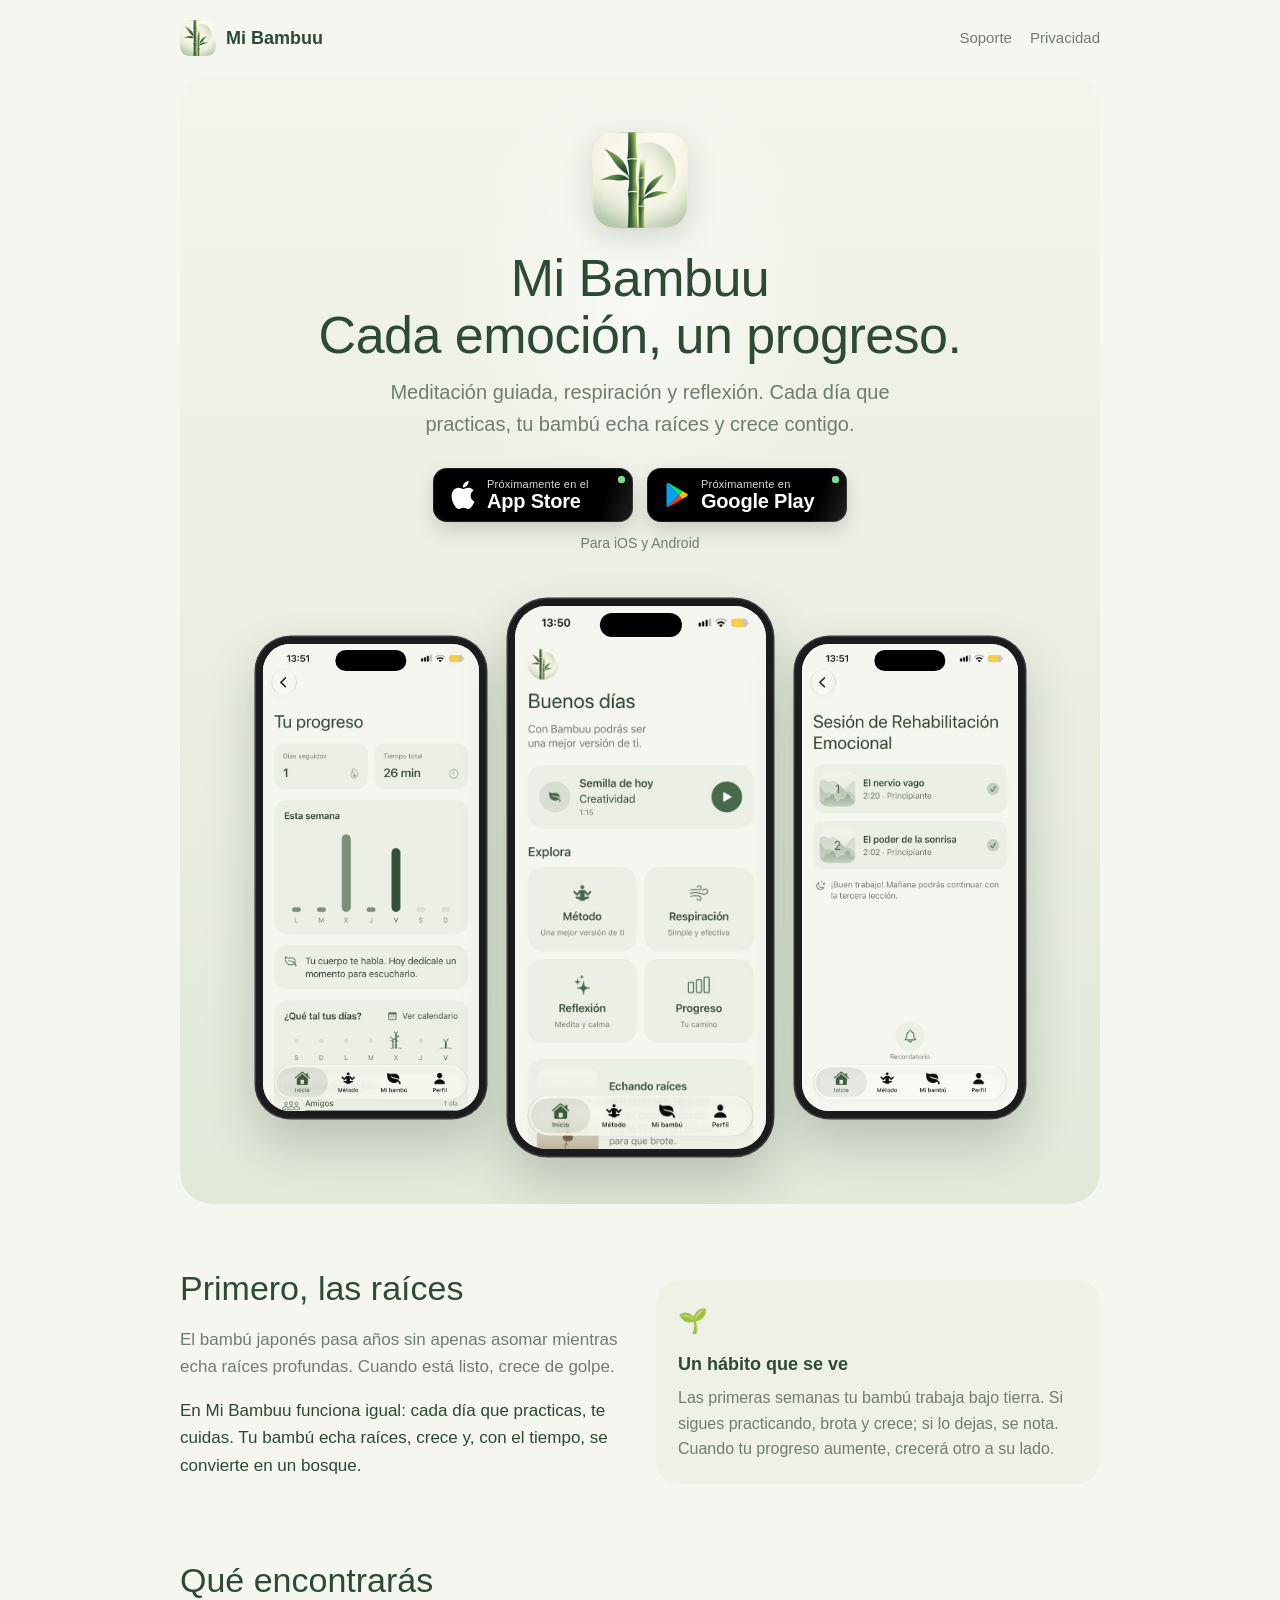
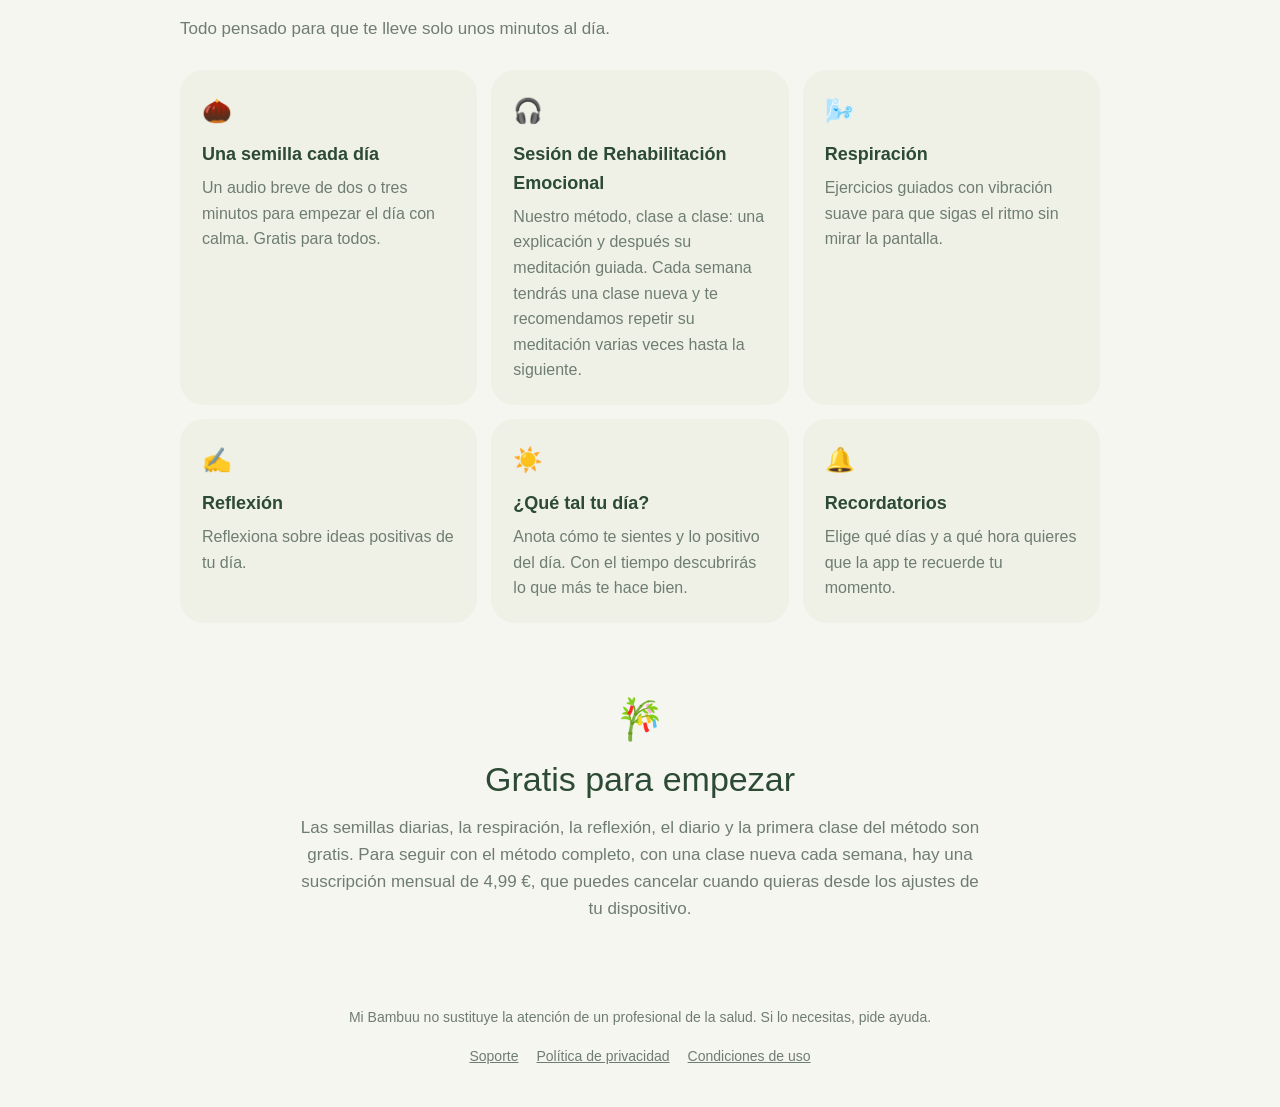
<file: index.html>
<!DOCTYPE html>
<html lang="es">
<head>
  <meta charset="utf-8">
  <meta name="viewport" content="width=device-width, initial-scale=1">
  <title>Mi Bambuu · Cada emoción, un progreso</title>
  <meta name="description" content="Mi Bambuu es una app de meditación y bienestar emocional. Cada día que practicas, tu bambú echa raíces y crece contigo.">
  <meta property="og:title" content="Mi Bambuu">
  <meta property="og:description" content="Cada emoción, un progreso. Meditación guiada, respiración y un bambú que crece contigo.">
  <meta property="og:image" content="assets/icono.png">
  <meta name="theme-color" content="#F6F6F0" media="(prefers-color-scheme: light)">
  <meta name="theme-color" content="#111713" media="(prefers-color-scheme: dark)">
  <link rel="icon" href="assets/favicon.png">
  <link rel="apple-touch-icon" href="assets/apple-touch-icon.png">
  <link rel="stylesheet" href="assets/estilo.css?v=7">
</head>
<body>
  <header class="cabecera">
    <div class="contenedor">
      <a class="marca" href="./"><img src="assets/icono.png" alt=""><span>Mi Bambuu</span></a>
      <nav class="menu">
        <a href="soporte.html">Soporte</a>
        <a href="privacidad.html">Privacidad</a>
      </nav>
    </div>
  </header>

  <main class="contenedor">
    <div class="portada">
      <div class="brillo" aria-hidden="true"></div>
      <img class="icono entrada" src="assets/icono.png" alt="Icono de Mi Bambuu">
      <h1 class="entrada" style="--retraso: .15s">Mi Bambuu<br>Cada emoción, un progreso.</h1>
      <p class="lema entrada" style="--retraso: .3s">Meditación guiada, respiración y reflexión. Cada día que practicas, tu bambú echa raíces y crece contigo.</p>
      <div class="tiendas entrada" style="--retraso: .45s">
        <a class="tienda" aria-disabled="true" title="Muy pronto">
          <span class="pronto" aria-hidden="true"></span>
          <svg viewBox="0 0 24 24" width="28" height="28" aria-hidden="true"><path fill="currentColor" d="M12.152 6.896c-.948 0-2.415-1.078-3.96-1.04-2.04.027-3.91 1.183-4.961 3.014-2.117 3.675-.546 9.103 1.519 12.09 1.013 1.454 2.208 3.09 3.792 3.039 1.52-.065 2.09-.987 3.935-.987 1.831 0 2.35.987 3.96.948 1.637-.026 2.676-1.48 3.676-2.948 1.156-1.688 1.636-3.325 1.662-3.415-.039-.013-3.182-1.221-3.22-4.857-.026-3.04 2.48-4.494 2.597-4.559-1.429-2.09-3.623-2.324-4.39-2.376-2-.156-3.675 1.09-4.61 1.09zM15.53 3.83c.843-1.012 1.4-2.427 1.245-3.83-1.207.052-2.662.805-3.532 1.818-.78.896-1.454 2.338-1.273 3.714 1.338.104 2.715-.688 3.559-1.701"/></svg>
          <span class="tienda-texto"><small>Próximamente en el</small>App Store</span>
        </a>
        <a class="tienda" aria-disabled="true" title="Muy pronto">
          <span class="pronto" aria-hidden="true"></span>
          <svg viewBox="0 0 24 24" width="28" height="28" aria-hidden="true"><path fill="#00A0FF" d="M3.6 1.8 13.6 12 3.6 22.2c-.4-.2-.6-.6-.6-1.1V2.9c0-.5.2-.9.6-1.1z"/><path fill="#00E676" d="M3.6 1.8 13.6 12l3.2-3.2L5 2c-.5-.3-1-.4-1.4-.2z"/><path fill="#FF3D00" d="M3.6 22.2 13.6 12l3.2 3.2L5 22c-.5.3-1 .4-1.4.2z"/><path fill="#FFC400" d="m16.8 8.8 3.8 2.2c.8.5.8 1.5 0 2l-3.8 2.2-3.2-3.2z"/></svg>
          <span class="tienda-texto"><small>Próximamente en</small>Google Play</span>
        </a>
      </div>
      <p class="nota entrada" style="--retraso: .55s">Para iOS y Android</p>

      <div class="capturas entrada" style="--retraso: .6s">
        <figure class="iphone"><img src="assets/capturas/progreso.jpg" alt="Tu progreso: días seguidos, tiempo total y la semana" loading="lazy"><span class="isla" aria-hidden="true"></span></figure>
        <figure class="iphone"><img src="assets/capturas/inicio.jpg" alt="Inicio: la semilla de hoy y las secciones de la app"><span class="isla" aria-hidden="true"></span></figure>
        <figure class="iphone"><img src="assets/capturas/metodo.jpg" alt="Método: las lecciones de la Sesión de Rehabilitación Emocional" loading="lazy"><span class="isla" aria-hidden="true"></span></figure>
      </div>
    </div>

    <section class="raices" data-aparece>
      <div>
        <h2>Primero, las raíces</h2>
        <p>El bambú japonés pasa años sin apenas asomar mientras echa raíces profundas. Cuando está listo, crece de golpe.</p>
        <p class="destacado">En Mi Bambuu funciona igual: cada día que practicas, te cuidas. Tu bambú echa raíces, crece y, con el tiempo, se convierte en un bosque.</p>
      </div>
      <div class="tarjeta" data-aparece>
        <span class="simbolo anim-brote" aria-hidden="true">🌱</span>
        <h3>Un hábito que se ve</h3>
        <p>Las primeras semanas tu bambú trabaja bajo tierra. Si sigues practicando, brota y crece; si lo dejas, se nota. Cuando tu progreso aumente, crecerá otro a su lado.</p>
      </div>
    </section>

    <section>
      <h2 data-aparece>Qué encontrarás</h2>
      <p class="intro" data-aparece>Todo pensado para que te lleve solo unos minutos al día.</p>
      <div class="rejilla">
        <div class="tarjeta" data-aparece>
          <span class="simbolo anim-semilla" aria-hidden="true">🌰</span>
          <h3>Una semilla cada día</h3>
          <p>Un audio breve de dos o tres minutos para empezar el día con calma. Gratis para todos.</p>
        </div>
        <div class="tarjeta" data-aparece>
          <span class="simbolo anim-latido" aria-hidden="true">🎧</span>
          <h3>Sesión de Rehabilitación Emocional</h3>
          <p>Nuestro método, clase a clase: una explicación y después su meditación guiada. Cada semana tendrás una clase nueva y te recomendamos repetir su meditación varias veces hasta la siguiente.</p>
        </div>
        <div class="tarjeta" data-aparece>
          <span class="simbolo anim-viento" aria-hidden="true">🌬️</span>
          <h3>Respiración</h3>
          <p>Ejercicios guiados con vibración suave para que sigas el ritmo sin mirar la pantalla.</p>
        </div>
        <div class="tarjeta" data-aparece>
          <span class="simbolo anim-lapiz" aria-hidden="true">✍️</span>
          <h3>Reflexión</h3>
          <p>Reflexiona sobre ideas positivas de tu día.</p>
        </div>
        <div class="tarjeta" data-aparece>
          <span class="simbolo anim-sol" aria-hidden="true">☀️</span>
          <h3>¿Qué tal tu día?</h3>
          <p>Anota cómo te sientes y lo positivo del día. Con el tiempo descubrirás lo que más te hace bien.</p>
        </div>
        <div class="tarjeta" data-aparece>
          <span class="simbolo anim-campana" aria-hidden="true">🔔</span>
          <h3>Recordatorios</h3>
          <p>Elige qué días y a qué hora quieres que la app te recuerde tu momento.</p>
        </div>
      </div>
    </section>

    <section class="centrado" data-aparece>
      <span class="simbolo-grande anim-brote" aria-hidden="true">🎋</span>
      <h2>Gratis para empezar</h2>
      <p class="intro">Las semillas diarias, la respiración, la reflexión, el diario y la primera clase del método son gratis. Para seguir con el método completo, con una clase nueva cada semana, hay una suscripción mensual de 4,99&nbsp;€, que puedes cancelar cuando quieras desde los ajustes de tu dispositivo.</p>
    </section>
  </main>

  <footer class="pie">
    <div class="contenedor">
      <p class="aviso">Mi Bambuu no sustituye la atención de un profesional de la salud. Si lo necesitas, pide ayuda.</p>
      <nav>
        <a href="soporte.html">Soporte</a>
        <a href="privacidad.html">Política de privacidad</a>
        <a href="https://www.apple.com/legal/internet-services/itunes/dev/stdeula/">Condiciones de uso</a>
      </nav>
    </div>
  </footer>
  <script src="assets/animaciones.js?v=7" data-hojas></script>
</body>
</html>
</file>
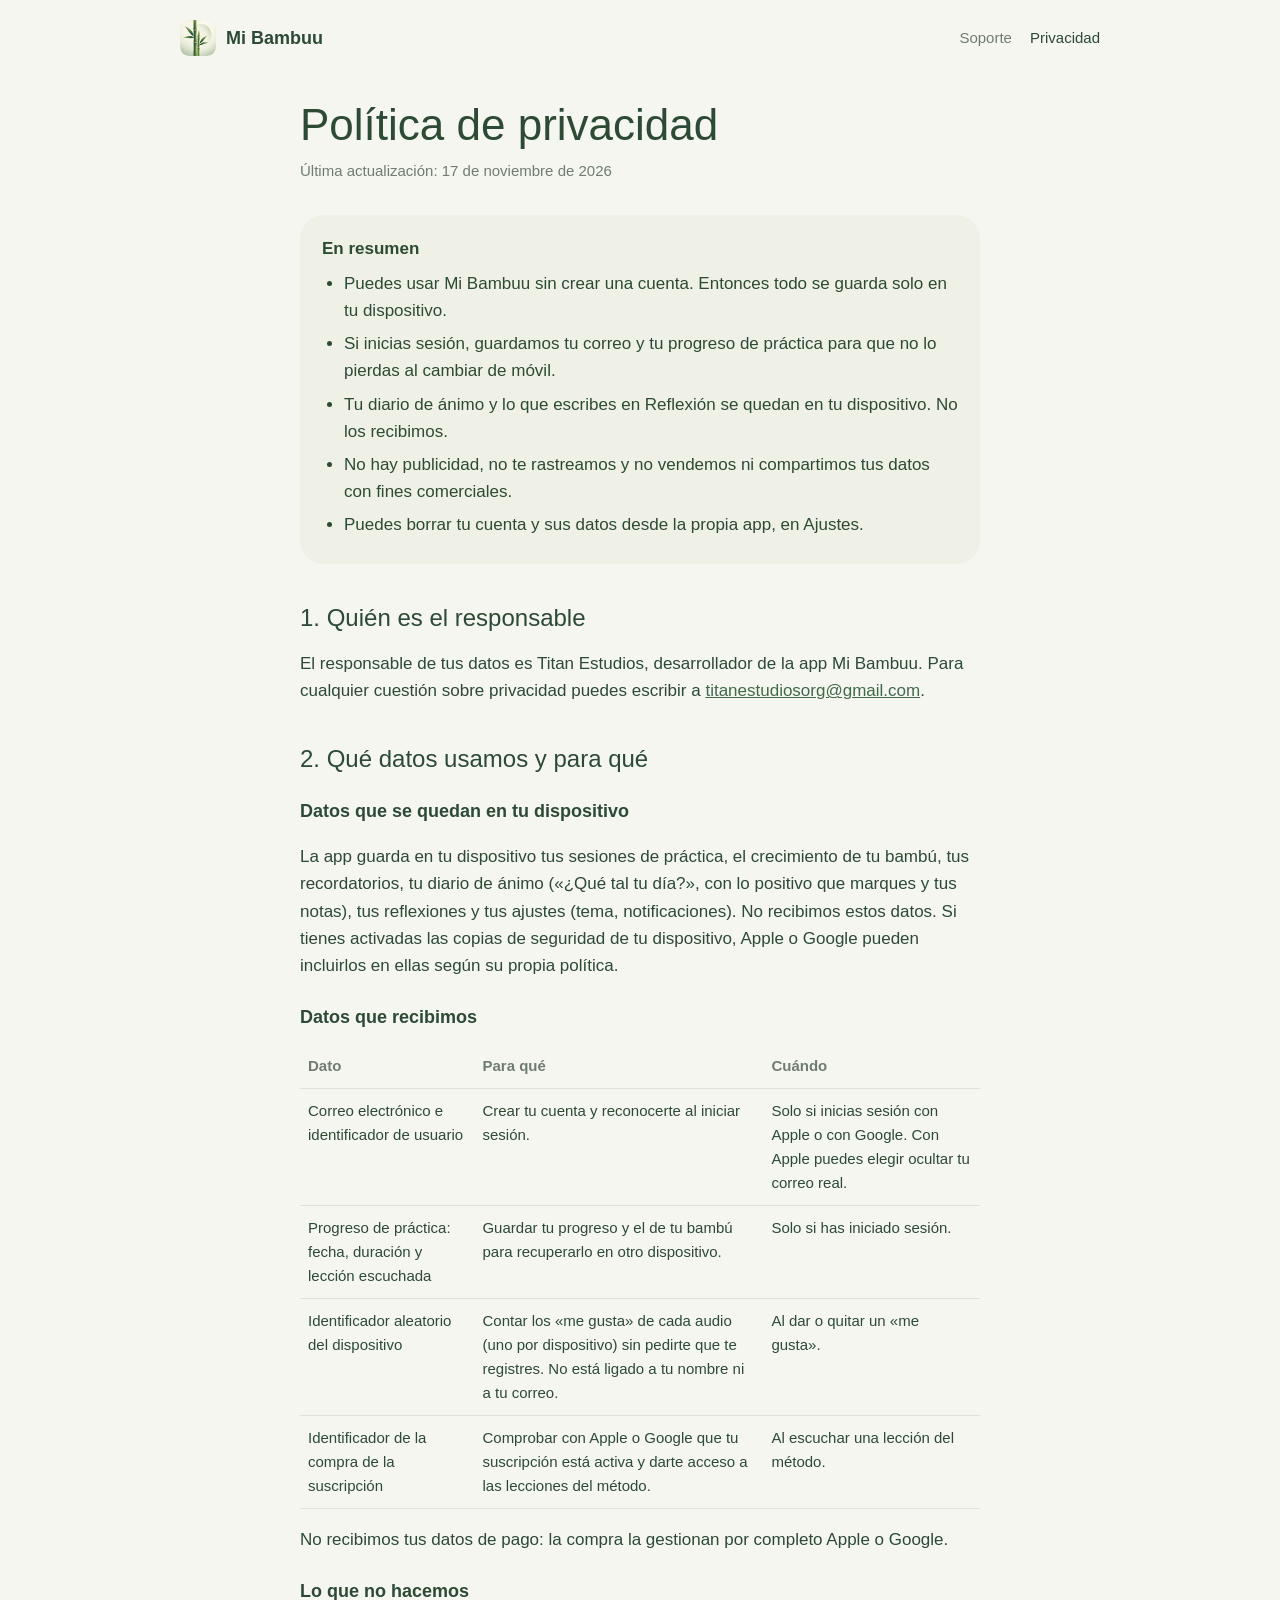
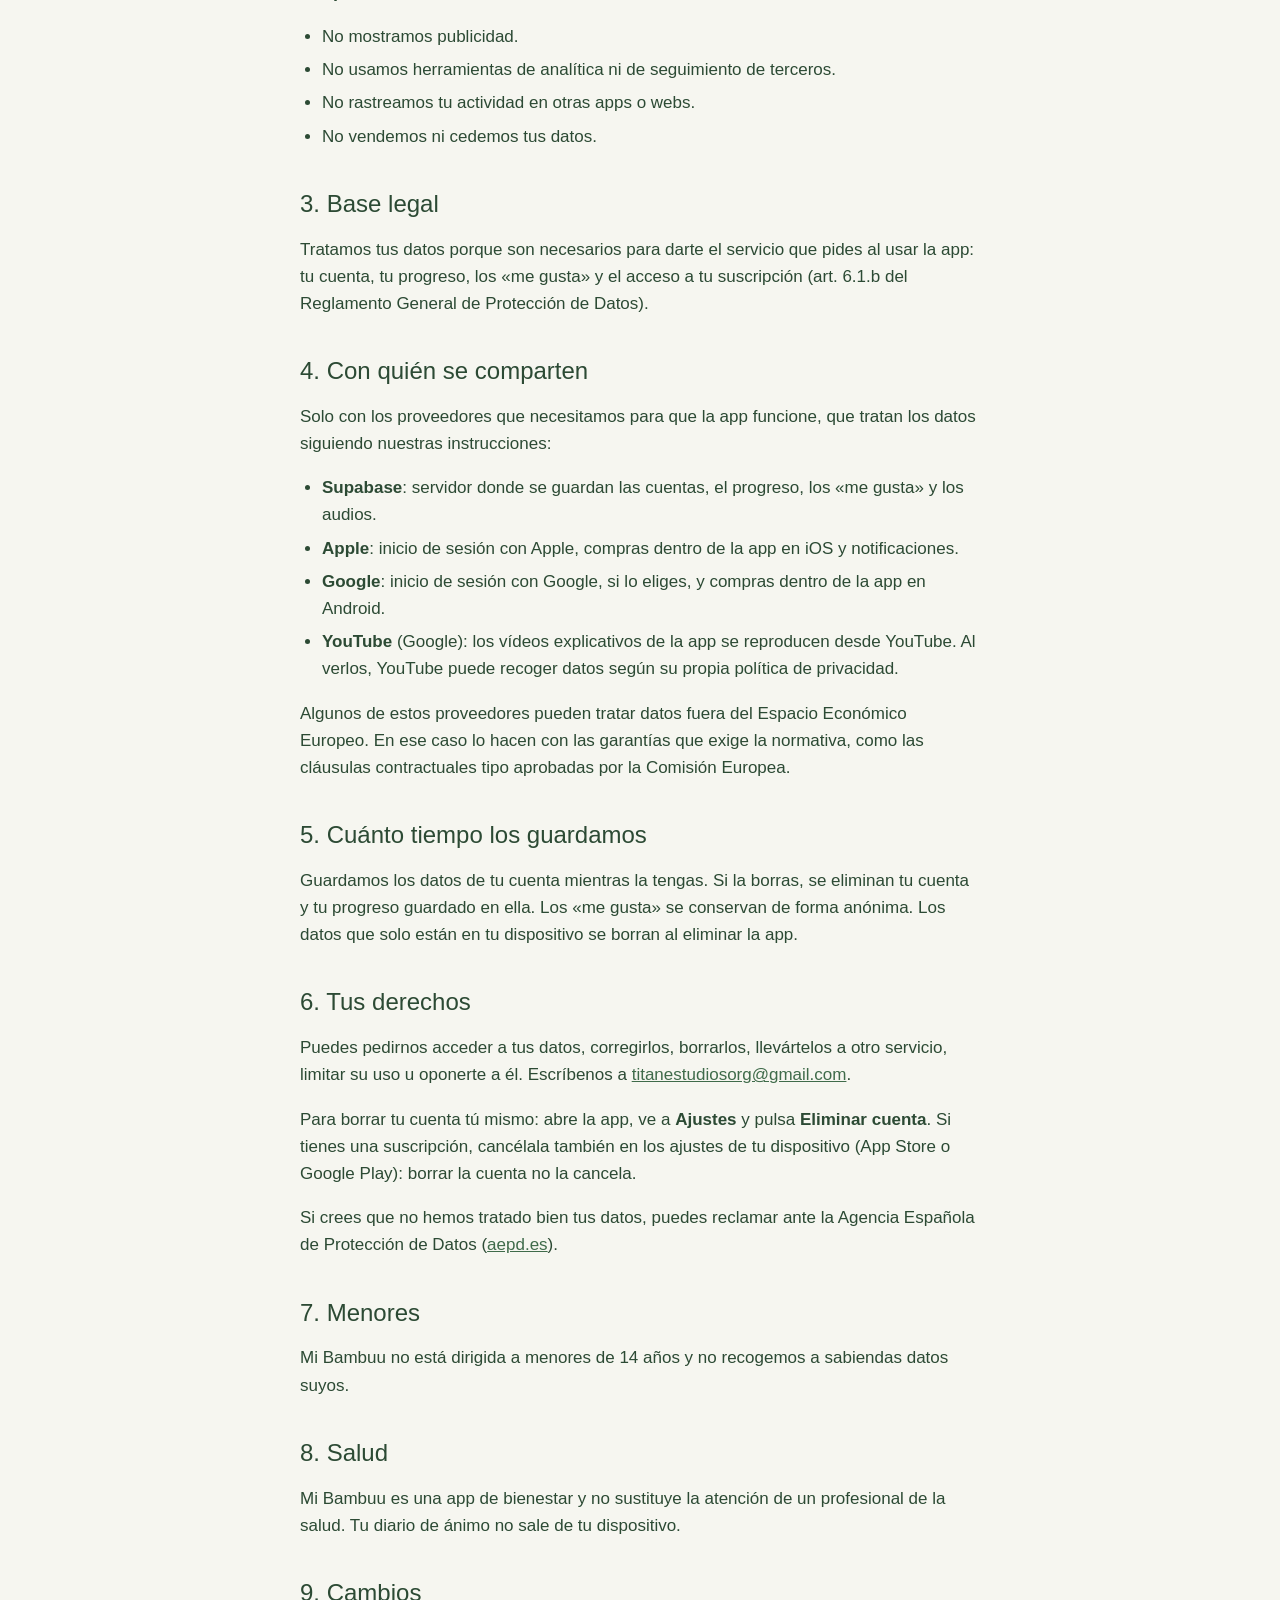
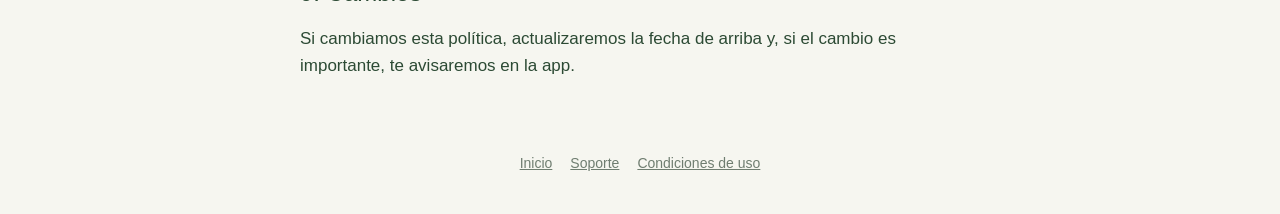
<file: privacidad.html>
<!DOCTYPE html>
<html lang="es">
<head>
  <meta charset="utf-8">
  <meta name="viewport" content="width=device-width, initial-scale=1">
  <title>Política de privacidad · Mi Bambuu</title>
  <meta name="description" content="Qué datos usa Mi Bambuu, para qué y cómo puedes borrarlos.">
  <meta name="theme-color" content="#F6F6F0" media="(prefers-color-scheme: light)">
  <meta name="theme-color" content="#111713" media="(prefers-color-scheme: dark)">
  <link rel="icon" href="assets/favicon.png">
  <link rel="apple-touch-icon" href="assets/apple-touch-icon.png">
  <link rel="stylesheet" href="assets/estilo.css?v=7">
</head>
<body>
  <header class="cabecera">
    <div class="contenedor">
      <a class="marca" href="./"><img src="assets/icono.png" alt=""><span>Mi Bambuu</span></a>
      <nav class="menu">
        <a href="soporte.html">Soporte</a>
        <a href="privacidad.html" aria-current="page">Privacidad</a>
      </nav>
    </div>
  </header>

  <main class="contenedor estrecho documento">
    <h1>Política de privacidad</h1>
    <p class="fecha">Última actualización: 17 de noviembre de 2026</p>

    <div class="resumen" data-aparece>
      <strong>En resumen</strong>
      <ul>
        <li>Puedes usar Mi Bambuu sin crear una cuenta. Entonces todo se guarda solo en tu dispositivo.</li>
        <li>Si inicias sesión, guardamos tu correo y tu progreso de práctica para que no lo pierdas al cambiar de móvil.</li>
        <li>Tu diario de ánimo y lo que escribes en Reflexión se quedan en tu dispositivo. No los recibimos.</li>
        <li>No hay publicidad, no te rastreamos y no vendemos ni compartimos tus datos con fines comerciales.</li>
        <li>Puedes borrar tu cuenta y sus datos desde la propia app, en Ajustes.</li>
      </ul>
    </div>

    <h2>1. Quién es el responsable</h2>
    <p>El responsable de tus datos es Titan Estudios, desarrollador de la app Mi Bambuu. Para cualquier cuestión sobre privacidad puedes escribir a <a href="mailto:titanestudiosorg@gmail.com">titanestudiosorg@gmail.com</a>.</p>

    <h2>2. Qué datos usamos y para qué</h2>

    <h3>Datos que se quedan en tu dispositivo</h3>
    <p>La app guarda en tu dispositivo tus sesiones de práctica, el crecimiento de tu bambú, tus recordatorios, tu diario de ánimo («¿Qué tal tu día?», con lo positivo que marques y tus notas), tus reflexiones y tus ajustes (tema, notificaciones). No recibimos estos datos. Si tienes activadas las copias de seguridad de tu dispositivo, Apple o Google pueden incluirlos en ellas según su propia política.</p>

    <h3>Datos que recibimos</h3>
    <table class="tabla">
      <thead><tr><th>Dato</th><th>Para qué</th><th>Cuándo</th></tr></thead>
      <tbody>
        <tr>
          <td>Correo electrónico e identificador de usuario</td>
          <td>Crear tu cuenta y reconocerte al iniciar sesión.</td>
          <td>Solo si inicias sesión con Apple o con Google. Con Apple puedes elegir ocultar tu correo real.</td>
        </tr>
        <tr>
          <td>Progreso de práctica: fecha, duración y lección escuchada</td>
          <td>Guardar tu progreso y el de tu bambú para recuperarlo en otro dispositivo.</td>
          <td>Solo si has iniciado sesión.</td>
        </tr>
        <tr>
          <td>Identificador aleatorio del dispositivo</td>
          <td>Contar los «me gusta» de cada audio (uno por dispositivo) sin pedirte que te registres. No está ligado a tu nombre ni a tu correo.</td>
          <td>Al dar o quitar un «me gusta».</td>
        </tr>
        <tr>
          <td>Identificador de la compra de la suscripción</td>
          <td>Comprobar con Apple o Google que tu suscripción está activa y darte acceso a las lecciones del método.</td>
          <td>Al escuchar una lección del método.</td>
        </tr>
      </tbody>
    </table>
    <p>No recibimos tus datos de pago: la compra la gestionan por completo Apple o Google.</p>

    <h3>Lo que no hacemos</h3>
    <ul>
      <li>No mostramos publicidad.</li>
      <li>No usamos herramientas de analítica ni de seguimiento de terceros.</li>
      <li>No rastreamos tu actividad en otras apps o webs.</li>
      <li>No vendemos ni cedemos tus datos.</li>
    </ul>

    <h2>3. Base legal</h2>
    <p>Tratamos tus datos porque son necesarios para darte el servicio que pides al usar la app: tu cuenta, tu progreso, los «me gusta» y el acceso a tu suscripción (art. 6.1.b del Reglamento General de Protección de Datos).</p>

    <h2>4. Con quién se comparten</h2>
    <p>Solo con los proveedores que necesitamos para que la app funcione, que tratan los datos siguiendo nuestras instrucciones:</p>
    <ul>
      <li><strong>Supabase</strong>: servidor donde se guardan las cuentas, el progreso, los «me gusta» y los audios.</li>
      <li><strong>Apple</strong>: inicio de sesión con Apple, compras dentro de la app en iOS y notificaciones.</li>
      <li><strong>Google</strong>: inicio de sesión con Google, si lo eliges, y compras dentro de la app en Android.</li>
      <li><strong>YouTube</strong> (Google): los vídeos explicativos de la app se reproducen desde YouTube. Al verlos, YouTube puede recoger datos según su propia política de privacidad.</li>
    </ul>
    <p>Algunos de estos proveedores pueden tratar datos fuera del Espacio Económico Europeo. En ese caso lo hacen con las garantías que exige la normativa, como las cláusulas contractuales tipo aprobadas por la Comisión Europea.</p>

    <h2>5. Cuánto tiempo los guardamos</h2>
    <p>Guardamos los datos de tu cuenta mientras la tengas. Si la borras, se eliminan tu cuenta y tu progreso guardado en ella. Los «me gusta» se conservan de forma anónima. Los datos que solo están en tu dispositivo se borran al eliminar la app.</p>

    <h2>6. Tus derechos</h2>
    <p>Puedes pedirnos acceder a tus datos, corregirlos, borrarlos, llevártelos a otro servicio, limitar su uso u oponerte a él. Escríbenos a <a href="mailto:titanestudiosorg@gmail.com">titanestudiosorg@gmail.com</a>.</p>
    <p>Para borrar tu cuenta tú mismo: abre la app, ve a <strong>Ajustes</strong> y pulsa <strong>Eliminar cuenta</strong>. Si tienes una suscripción, cancélala también en los ajustes de tu dispositivo (App Store o Google Play): borrar la cuenta no la cancela.</p>
    <p>Si crees que no hemos tratado bien tus datos, puedes reclamar ante la Agencia Española de Protección de Datos (<a href="https://www.aepd.es">aepd.es</a>).</p>

    <h2>7. Menores</h2>
    <p>Mi Bambuu no está dirigida a menores de 14 años y no recogemos a sabiendas datos suyos.</p>

    <h2>8. Salud</h2>
    <p>Mi Bambuu es una app de bienestar y no sustituye la atención de un profesional de la salud. Tu diario de ánimo no sale de tu dispositivo.</p>

    <h2>9. Cambios</h2>
    <p>Si cambiamos esta política, actualizaremos la fecha de arriba y, si el cambio es importante, te avisaremos en la app.</p>
  </main>

  <footer class="pie">
    <div class="contenedor">
      <nav>
        <a href="./">Inicio</a>
        <a href="soporte.html">Soporte</a>
        <a href="https://www.apple.com/legal/internet-services/itunes/dev/stdeula/">Condiciones de uso</a>
      </nav>
    </div>
  </footer>
  <script src="assets/animaciones.js?v=7"></script>
</body>
</html>
</file>
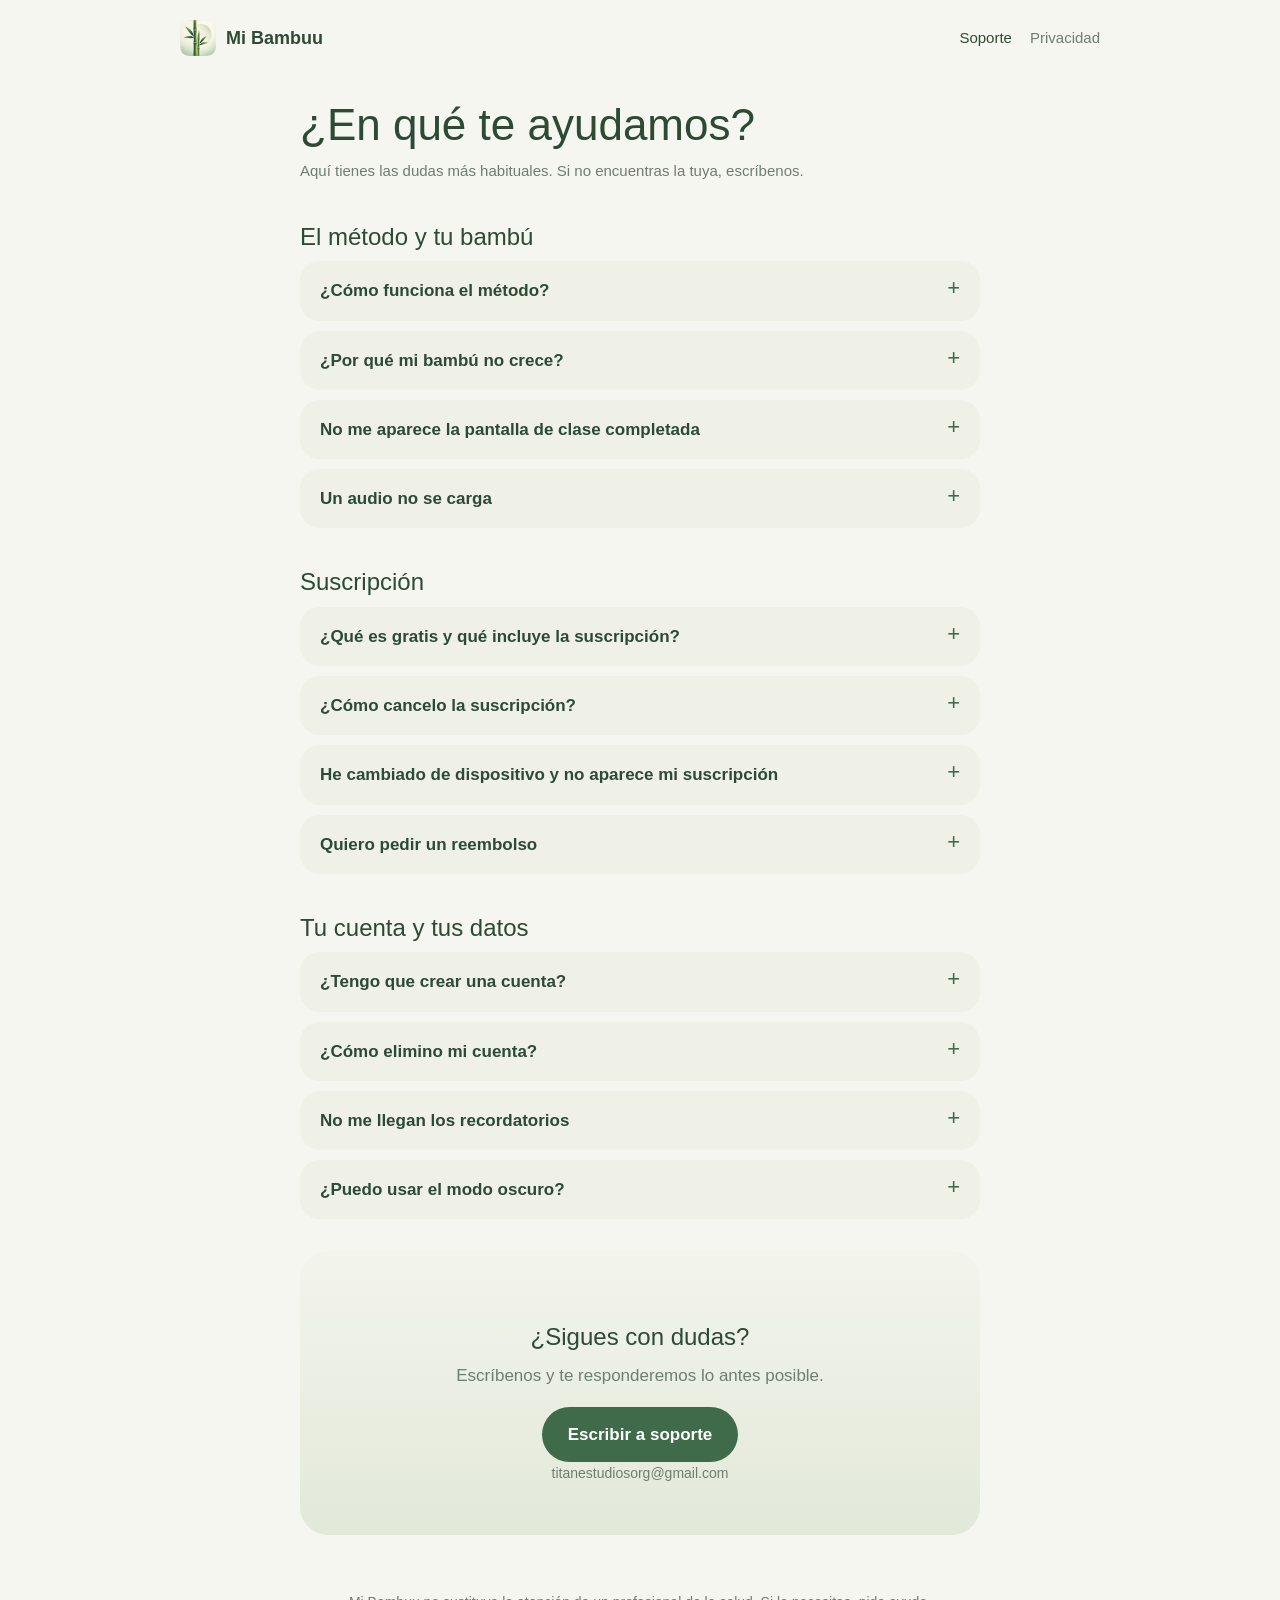
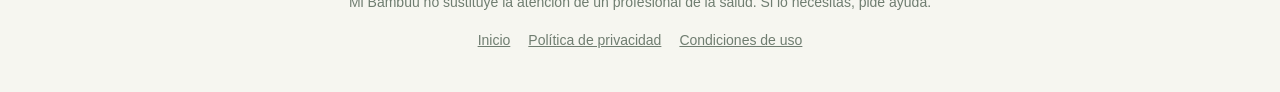
<file: soporte.html>
<!DOCTYPE html>
<html lang="es">
<head>
  <meta charset="utf-8">
  <meta name="viewport" content="width=device-width, initial-scale=1">
  <title>Soporte · Mi Bambuu</title>
  <meta name="description" content="Preguntas frecuentes y contacto de Mi Bambuu.">
  <meta name="theme-color" content="#F6F6F0" media="(prefers-color-scheme: light)">
  <meta name="theme-color" content="#111713" media="(prefers-color-scheme: dark)">
  <link rel="icon" href="assets/favicon.png">
  <link rel="apple-touch-icon" href="assets/apple-touch-icon.png">
  <link rel="stylesheet" href="assets/estilo.css?v=7">
</head>
<body>
  <header class="cabecera">
    <div class="contenedor">
      <a class="marca" href="./"><img src="assets/icono.png" alt=""><span>Mi Bambuu</span></a>
      <nav class="menu">
        <a href="soporte.html" aria-current="page">Soporte</a>
        <a href="privacidad.html">Privacidad</a>
      </nav>
    </div>
  </header>

  <main class="contenedor estrecho documento">
    <h1>¿En qué te ayudamos?</h1>
    <p class="fecha">Aquí tienes las dudas más habituales. Si no encuentras la tuya, escríbenos.</p>

    <h2>El método y tu bambú</h2>
    <details data-aparece>
      <summary>¿Cómo funciona el método?</summary>
      <p>Cada clase tiene dos partes: primero una explicación y después su meditación guiada. Cada semana tendrás una clase nueva: al completar una, la siguiente se desbloquea a los 7 días. Mientras tanto, te recomendamos repetir su meditación varias veces durante la semana. Si ya escuchaste la explicación, la app te deja ir directamente a la meditación.</p>
    </details>
    <details data-aparece>
      <summary>¿Por qué mi bambú no crece?</summary>
      <p>Igual que el bambú japonés, las primeras semanas echa raíces bajo tierra antes de asomar. Sigue practicando cada día y lo verás brotar. Si dejas de practicar unos días, se nota en su aspecto, pero se recupera cuando vuelves.</p>
    </details>
    <details data-aparece>
      <summary>No me aparece la pantalla de clase completada</summary>
      <p>La clase cuenta como completada cuando escuchas el audio y su meditación hasta el final. Si adelantas partes del audio, la app te avisará de que no se ha completado.</p>
    </details>
    <details data-aparece>
      <summary>Un audio no se carga</summary>
      <p>Los audios se descargan la primera vez que los escuchas, así que necesitas conexión a internet. Comprueba tu conexión y vuelve a intentarlo. Después quedan guardados en tu dispositivo.</p>
    </details>

    <h2>Suscripción</h2>
    <details data-aparece>
      <summary>¿Qué es gratis y qué incluye la suscripción?</summary>
      <p>Son gratis las semillas diarias, la respiración, la reflexión, el diario «¿Qué tal tu día?» y la primera clase del método. La suscripción mensual (4,99&nbsp;€ al mes) desbloquea el resto de clases del método, con una clase nueva cada semana.</p>
    </details>
    <details data-aparece>
      <summary>¿Cómo cancelo la suscripción?</summary>
      <p><strong>En iOS:</strong> abre <strong>Ajustes</strong>, pulsa tu nombre y después <strong>Suscripciones</strong>. Elige <strong>Mi Bambuu</strong> y pulsa <strong>Cancelar suscripción</strong>.</p>
      <p><strong>En Android:</strong> abre <strong>Google Play</strong>, pulsa tu foto de perfil y después <strong>Pagos y suscripciones → Suscripciones</strong>. Elige <strong>Mi Bambuu</strong> y pulsa <strong>Cancelar suscripción</strong>.</p>
      <p>Seguirás teniendo acceso hasta el final del periodo que ya has pagado. Si la cancelas, conservas la primera clase del método; al volver a suscribirte recuperas las que ya habías completado.</p>
    </details>
    <details data-aparece>
      <summary>He cambiado de dispositivo y no aparece mi suscripción</summary>
      <p>Usa la misma cuenta de Apple o de Google Play con la que te suscribiste. En la pantalla de suscripción de la app pulsa <strong>Restaurar compras</strong>.</p>
    </details>
    <details data-aparece>
      <summary>Quiero pedir un reembolso</summary>
      <p>Los pagos los gestionan Apple y Google. En iOS puedes solicitar un reembolso en <a href="https://reportaproblem.apple.com">reportaproblem.apple.com</a>, y en Android desde <a href="https://play.google.com/store/account/orderhistory">tu historial de pedidos de Google Play</a>.</p>
    </details>

    <h2>Tu cuenta y tus datos</h2>
    <details data-aparece>
      <summary>¿Tengo que crear una cuenta?</summary>
      <p>No. Puedes usar la app sin cuenta y todo se guarda en tu dispositivo. Si inicias sesión con Apple o con Google, tu progreso se guarda también en tu cuenta y no lo pierdes al cambiar de móvil.</p>
    </details>
    <details data-aparece>
      <summary>¿Cómo elimino mi cuenta?</summary>
      <p>En la app, ve a <strong>Ajustes</strong> y pulsa <strong>Eliminar cuenta</strong>. Se eliminan tu cuenta y el progreso guardado en ella. No se puede deshacer. Si tienes una suscripción, cancélala también en los ajustes de tu dispositivo (App Store o Google Play).</p>
    </details>
    <details data-aparece>
      <summary>No me llegan los recordatorios</summary>
      <p>Comprueba que las notificaciones están activadas en <strong>Ajustes → Preferencias</strong> dentro de la app y en los ajustes de notificaciones de tu dispositivo.</p>
    </details>
    <details data-aparece>
      <summary>¿Puedo usar el modo oscuro?</summary>
      <p>Sí. En <strong>Ajustes → Preferencias → Tema</strong> elige Claro, Oscuro o Automático (oscuro de 21:00 a 7:00).</p>
    </details>

    <div class="contacto" data-aparece>
      <h2>¿Sigues con dudas?</h2>
      <p>Escríbenos y te responderemos lo antes posible.</p>
      <a class="boton" href="mailto:titanestudiosorg@gmail.com?subject=Ayuda%20con%20Mi%20Bambuu">Escribir a soporte</a>
      <p class="nota">titanestudiosorg@gmail.com</p>
    </div>
  </main>

  <footer class="pie">
    <div class="contenedor">
      <p class="aviso">Mi Bambuu no sustituye la atención de un profesional de la salud. Si lo necesitas, pide ayuda.</p>
      <nav>
        <a href="./">Inicio</a>
        <a href="privacidad.html">Política de privacidad</a>
        <a href="https://www.apple.com/legal/internet-services/itunes/dev/stdeula/">Condiciones de uso</a>
      </nav>
    </div>
  </footer>
  <script src="assets/animaciones.js?v=7"></script>
</body>
</html>
</file>
<file: assets/estilo.css>
/* Mi Bambuu: mismos colores que la app (Theme.swift), en claro y oscuro. */
:root {
  --fondo: #F6F6F0;
  --tarjeta: #ECEFE4;
  --cielo-arriba: #F3F4EC;
  --cielo-abajo: #E2E9D9;
  --verde: #3F6B4A;
  --verde-oscuro: #2E5238;
  --texto: #2C4A34;
  --texto-suave: #6F7D70;
  --linea: rgba(63, 107, 74, 0.14);
  color-scheme: light dark;
}
@media (prefers-color-scheme: dark) {
  :root {
    --fondo: #111713;
    --tarjeta: #1C241E;
    --cielo-arriba: #16201A;
    --cielo-abajo: #22302A;
    --verde: #4F8A57;
    --verde-oscuro: #A6CC9E;
    --texto: #E4ECE2;
    --texto-suave: #97A598;
    --linea: rgba(166, 204, 158, 0.14);
  }
}

* { box-sizing: border-box; }
html { -webkit-text-size-adjust: 100%; }
body {
  margin: 0;
  background: var(--fondo);
  color: var(--texto);
  font: 17px/1.6 -apple-system, BlinkMacSystemFont, "SF Pro Text", "Segoe UI", Roboto, Helvetica, Arial, sans-serif;
}
a { color: var(--verde); }
img { max-width: 100%; display: block; }

.contenedor { max-width: 960px; margin: 0 auto; padding: 0 20px; }
.estrecho { max-width: 720px; }

/* Cabecera */
.cabecera { padding: 20px 0; }
.cabecera .contenedor { display: flex; align-items: center; justify-content: space-between; gap: 16px; }
.marca { display: flex; align-items: center; gap: 10px; text-decoration: none; color: var(--texto); font-weight: 600; font-size: 18px; }
.marca img { width: 36px; height: 36px; border-radius: 9px; }
.menu { display: flex; gap: 18px; font-size: 15px; }
.menu a { color: var(--texto-suave); text-decoration: none; }
.menu a:hover, .menu a[aria-current="page"] { color: var(--texto); }

/* Portada */
.portada {
  background: linear-gradient(var(--cielo-arriba), var(--cielo-abajo));
  border-radius: 32px;
  padding: 56px 28px 0;
  text-align: center;
  overflow: hidden;
}
.portada .icono { width: 96px; height: 96px; border-radius: 22px; margin: 0 auto 22px; box-shadow: 0 10px 30px rgba(46, 82, 56, 0.18); }
.portada h1 { font-weight: 400; font-size: clamp(34px, 6vw, 52px); line-height: 1.1; margin: 0 0 12px; letter-spacing: -0.01em; }
.portada .lema { color: var(--texto-suave); font-size: clamp(17px, 2.4vw, 20px); max-width: 520px; margin: 0 auto 28px; }
.boton {
  display: inline-block; background: var(--verde); color: #fff; text-decoration: none;
  font-weight: 600; padding: 14px 26px; border-radius: 999px;
}
.boton.desactivado { opacity: 0.75; cursor: default; }
.nota { font-size: 14px; color: var(--texto-suave); margin-top: 10px; }

/* Capturas: iPhone con Dynamic Island */
.capturas { display: flex; justify-content: center; align-items: center; gap: 22px; margin-top: 44px; padding-bottom: 48px; }
.iphone {
  position: relative; margin: 0; width: min(28%, 230px);
  padding: 7px; background: #1C1C1E; border-radius: 15% / 7%;
  box-shadow: 0 0 0 1.5px #3A3A3C, 0 24px 50px rgba(30, 50, 36, 0.22);
}
.iphone:nth-child(2) { width: min(32%, 265px); }
.iphone img { width: 100%; aspect-ratio: 1170 / 2532; object-fit: cover; object-position: top; border-radius: 12.5% / 5.8%; background: var(--fondo); }
.isla {
  position: absolute; top: calc(7px + 1.2%); left: 50%; transform: translateX(-50%);
  width: 31%; aspect-ratio: 126 / 37; background: #000; border-radius: 999px;
}

/* Secciones */
section { padding: 64px 0 0; }
h2 { font-weight: 400; font-size: clamp(26px, 4vw, 34px); line-height: 1.2; margin: 0 0 14px; }
.intro { color: var(--texto-suave); max-width: 620px; margin: 0 0 28px; }
.rejilla { display: grid; grid-template-columns: repeat(auto-fit, minmax(260px, 1fr)); gap: 14px; }
.tarjeta { background: var(--tarjeta); border-radius: 24px; padding: 22px; }
.tarjeta h3 { margin: 0 0 6px; font-size: 18px; }
.tarjeta p { margin: 0; color: var(--texto-suave); font-size: 16px; }
.tarjeta .simbolo { font-size: 24px; margin-bottom: 10px; display: block; }

.raices { display: grid; grid-template-columns: 1fr 1fr; gap: 32px; align-items: center; }
.raices p { color: var(--texto-suave); }
.raices .destacado { color: var(--texto); }

/* Páginas de texto (privacidad, soporte) */
.documento h1 { font-weight: 400; font-size: clamp(32px, 5vw, 44px); line-height: 1.15; margin: 24px 0 8px; }
.documento .fecha { color: var(--texto-suave); font-size: 15px; margin: 0 0 32px; }
.documento h2 { font-size: 24px; margin: 40px 0 10px; }
.documento h3 { font-size: 18px; margin: 24px 0 6px; }
.documento p, .documento li { color: var(--texto); }
.documento ul { padding-left: 22px; }
.documento li { margin-bottom: 6px; }
.resumen { background: var(--tarjeta); border-radius: 24px; padding: 20px 22px; }
.resumen ul { margin: 8px 0 0; }
.tabla { width: 100%; border-collapse: collapse; font-size: 15px; margin: 12px 0; }
.tabla th, .tabla td { text-align: left; vertical-align: top; padding: 10px 8px; border-bottom: 1px solid var(--linea); }
.tabla th { color: var(--texto-suave); font-weight: 600; }

details { background: var(--tarjeta); border-radius: 20px; padding: 16px 20px; margin-bottom: 10px; }
summary { cursor: pointer; font-weight: 600; list-style: none; display: flex; justify-content: space-between; gap: 12px; }
summary::-webkit-details-marker { display: none; }
summary::after { content: "+"; color: var(--verde); font-weight: 400; font-size: 22px; line-height: 1; }
details[open] summary::after { content: "–"; }
details p, details ol, details ul { margin: 10px 0 0; color: var(--texto-suave); }
.contacto { text-align: center; background: linear-gradient(var(--cielo-arriba), var(--cielo-abajo)); border-radius: 28px; padding: 32px 22px; margin-top: 32px; }
.contacto p { color: var(--texto-suave); margin: 0 0 18px; }

/* Pie */
.pie { padding: 56px 0 40px; color: var(--texto-suave); font-size: 14px; }
.pie .aviso { max-width: 620px; margin: 0 auto 16px; text-align: center; }
.pie nav { display: flex; justify-content: center; gap: 18px; flex-wrap: wrap; }
.pie a { color: var(--texto-suave); }

@media (max-width: 640px) {
  .menu { gap: 14px; font-size: 14px; }
  .portada { padding: 40px 18px 0; border-radius: 26px; }
  .capturas { gap: 8px; padding-bottom: 32px; }
  .iphone { width: 30%; padding: 4px; }
  .iphone:nth-child(2) { width: 34%; }
  .isla { top: calc(4px + 1.2%); }
  .raices { grid-template-columns: 1fr; }
  .marca span { display: none; }
}

/* ───────── Animaciones ───────── */
.centrado { text-align: center; }
.centrado .intro { margin-left: auto; margin-right: auto; max-width: 680px; }
.simbolo-grande { display: inline-block; font-size: 40px; margin-bottom: 8px; }

/* Entrada de la portada */
.entrada { animation: entrar 0.9s cubic-bezier(.2,.7,.2,1) backwards; animation-delay: var(--retraso, 0s); }
@keyframes entrar { from { opacity: 0; transform: translateY(18px); } }

/* Aparecer al hacer scroll (solo si hay JavaScript) */
.js [data-aparece] { opacity: 0; transform: translateY(26px); transition: opacity .8s ease, transform .8s cubic-bezier(.2,.7,.2,1); transition-delay: var(--retraso, 0s); }
.js [data-aparece].visible { opacity: 1; transform: none; }

/* Brillo suave que se mueve en el cielo de la portada */
.portada { position: relative; background: none; }
.portada::before { content: ""; position: absolute; inset: 0; z-index: 0; border-radius: inherit; background: linear-gradient(var(--cielo-arriba), var(--cielo-abajo)); }
.portada > :not(.brillo), main > :not(.portada), .cabecera, .pie { position: relative; z-index: 2; }
.brillo {
  position: absolute; inset: -30%; z-index: 0; pointer-events: none;
  background: radial-gradient(closest-side, rgba(255,255,255,.55), transparent 70%);
  width: 60%; height: 60%; left: 20%; top: -10%;
  animation: brillar 14s ease-in-out infinite alternate;
}
@media (prefers-color-scheme: dark) { .brillo { background: radial-gradient(closest-side, rgba(166,204,158,.12), transparent 70%); } }
@keyframes brillar { to { transform: translate(25%, 18%) scale(1.2); } }

/* Icono: se mece como el bambú y salta al pasar el ratón */
.portada .icono { transform-origin: 50% 90%; transition: transform .6s cubic-bezier(.3,1.6,.5,1), box-shadow .6s; }
.portada .icono:hover { transform: scale(1.14) rotate(-8deg); box-shadow: 0 18px 40px rgba(46, 82, 56, 0.28); }
.marca img { transition: transform .5s cubic-bezier(.3,1.6,.5,1); }
.marca:hover img { transform: rotate(-12deg) scale(1.1); }

/* iPhones: flotan y se acercan al pasar el ratón */
.capturas { perspective: 1200px; }
.iphone { transition: transform .6s cubic-bezier(.2,.8,.2,1), box-shadow .6s; animation: flotar 6s ease-in-out infinite; will-change: transform; }
.iphone:nth-child(1) { animation-delay: -2s; }
.iphone:nth-child(3) { animation-delay: -4s; }
@keyframes flotar { 0%,100% { translate: 0 0; } 50% { translate: 0 -10px; } }
.iphone:hover { z-index: 2; transform: scale(1.07); box-shadow: 0 0 0 1.5px #3A3A3C, 0 40px 80px rgba(30,50,36,.32); }


/* Tarjetas */
.tarjeta { transition: transform .4s cubic-bezier(.2,.8,.2,1), box-shadow .4s, opacity .8s ease; }
.js .tarjeta[data-aparece].visible:hover, .tarjeta:hover { transform: translateY(-6px); box-shadow: 0 18px 40px rgba(30,50,36,.12); }
.tarjeta .simbolo, .simbolo { width: fit-content; }

/* Iconos con vida propia */
.anim-brote   { animation: brotar 3.2s ease-in-out infinite; transform-origin: 50% 100%; }
.anim-semilla { animation: rodar 3.6s ease-in-out infinite; }
.anim-latido  { animation: latir 2.4s ease-in-out infinite; }
.anim-viento  { animation: soplar 3s ease-in-out infinite; }
.anim-lapiz   { animation: escribir 2.2s ease-in-out infinite; transform-origin: 20% 80%; }
.anim-sol     { animation: girar 14s linear infinite; }
.anim-campana { animation: sonar 3.4s ease-in-out infinite; transform-origin: 50% 10%; }
.tarjeta:hover .simbolo { animation-duration: .9s; }
.tarjeta:hover .anim-sol { animation-duration: 2s; }
@keyframes brotar { 0%,100% { transform: scale(1) rotate(0); } 50% { transform: scale(1.15) rotate(-6deg); } }
@keyframes rodar { 0%,100% { transform: rotate(0); } 25% { transform: rotate(-14deg); } 75% { transform: rotate(14deg); } }
@keyframes latir { 0%,100% { transform: scale(1); } 15% { transform: scale(1.18); } 30% { transform: scale(1); } 45% { transform: scale(1.12); } }
@keyframes soplar { 0%,100% { transform: translateX(0); opacity: 1; } 50% { transform: translateX(8px); opacity: .6; } }
@keyframes escribir { 0%,100% { transform: rotate(0) translate(0); } 25% { transform: rotate(-8deg) translate(2px, 1px); } 50% { transform: rotate(4deg) translate(5px, 0); } 75% { transform: rotate(-6deg) translate(3px, 1px); } }
@keyframes girar { to { transform: rotate(360deg); } }
@keyframes sonar { 0%,60%,100% { transform: rotate(0); } 65% { transform: rotate(16deg); } 72% { transform: rotate(-14deg); } 79% { transform: rotate(9deg); } 86% { transform: rotate(-5deg); } }

/* Botones */
.boton { transition: transform .3s cubic-bezier(.3,1.6,.5,1), box-shadow .3s; }
.boton:not(.desactivado):hover { transform: translateY(-2px) scale(1.03); box-shadow: 0 10px 24px rgba(63,107,74,.3); }
.boton.desactivado { position: relative; overflow: hidden; }
.boton.desactivado::after { content: ""; position: absolute; inset: 0; background: linear-gradient(110deg, transparent 35%, rgba(255,255,255,.35) 50%, transparent 65%); background-size: 250% 100%; animation: destello 3.5s ease-in-out infinite; }
@keyframes destello { 0% { background-position: 130% 0; } 60%,100% { background-position: -30% 0; } }

/* Preguntas de soporte */
details { transition: background-color .3s, transform .3s; }
details:hover { transform: translateX(4px); }
details[open] > :not(summary) { animation: entrar .5s ease both; }
summary::after { transition: transform .3s; }
details:hover summary::after { transform: rotate(90deg); }

/* Hojas de bambú que caen */
.hojas { position: fixed; inset: 0; pointer-events: none; overflow: hidden; z-index: 1; }
.hoja { position: absolute; top: -60px; left: var(--x); animation: caer var(--dur) linear var(--retraso) infinite; }
.hoja svg { display: block; width: var(--tam); height: auto; opacity: var(--op); animation: balancear var(--vaiven) ease-in-out infinite alternate; }
@keyframes caer { to { transform: translateY(calc(100vh + 120px)); } }
@keyframes balancear { from { transform: translateX(-40px) rotate(-35deg); } to { transform: translateX(40px) rotate(50deg); } }

@media (prefers-reduced-motion: reduce) {
  *, *::before, *::after { animation: none !important; transition: none !important; }
  .js [data-aparece] { opacity: 1; transform: none; }
  .hojas { display: none; }
}

/* Botones de las tiendas */
.tiendas { display: flex; justify-content: center; flex-wrap: wrap; gap: 14px; }
.tienda {
  position: relative; overflow: hidden; display: inline-flex; align-items: center; gap: 10px;
  min-width: 200px; padding: 10px 26px 10px 16px; border-radius: 14px;
  background: #000; color: #fff; text-decoration: none; cursor: default;
  box-shadow: 0 0 0 1px rgba(255,255,255,.12) inset, 0 8px 20px rgba(0,0,0,.15);
  transition: transform .4s cubic-bezier(.3,1.6,.5,1), box-shadow .4s;
}
.tienda svg { width: 28px; height: 28px; flex: none; transition: transform .5s cubic-bezier(.3,1.6,.5,1); }
.tienda-texto { display: flex; flex-direction: column; text-align: left; font-size: 20px; font-weight: 600; line-height: 1.1; letter-spacing: -.01em; }
.tienda-texto small { font-size: 11px; font-weight: 500; letter-spacing: .02em; opacity: .85; }
.tienda::after { /* destello */
  content: ""; position: absolute; inset: 0; pointer-events: none;
  background: linear-gradient(110deg, transparent 35%, rgba(255,255,255,.28) 50%, transparent 65%);
  background-size: 250% 100%; animation: destello 4s ease-in-out infinite;
}
.tienda:nth-child(2)::after { animation-delay: 2s; }
.tienda:hover { transform: translateY(-4px) scale(1.05); box-shadow: 0 0 0 1px rgba(255,255,255,.18) inset, 0 16px 34px rgba(0,0,0,.28); }
.tienda:hover svg { transform: rotate(-10deg) scale(1.15); }
.pronto { position: absolute; top: 8px; right: 8px; width: 7px; height: 7px; border-radius: 50%; background: #7BD88F; }
.pronto::before { content: ""; position: absolute; inset: 0; border-radius: 50%; background: inherit; animation: pulso 2s ease-out infinite; }
@keyframes pulso { from { transform: scale(1); opacity: .8; } to { transform: scale(3); opacity: 0; } }
@media (prefers-color-scheme: dark) { .tienda { box-shadow: 0 0 0 1px rgba(255,255,255,.22) inset, 0 8px 20px rgba(0,0,0,.4); } }
@media (max-width: 640px) { .tienda { width: 220px; min-width: 0; padding: 9px 24px 9px 14px; } .tienda-texto { font-size: 17px; } .tienda svg { width: 24px; height: 24px; } }

/* Título: las letras hacen una ola al pasar el ratón */
.portada h1 { cursor: default; }
.letra { display: inline-block; transition: color .4s; }
.portada h1:hover .letra { animation: ola .7s cubic-bezier(.3,1.5,.5,1) both; animation-delay: calc(var(--i) * 22ms); color: var(--verde); }
@keyframes ola { 0% { transform: translateY(0); } 40% { transform: translateY(-10px) rotate(-4deg); } 100% { transform: translateY(0); } }

/* Tarjetas translúcidas: las hojas se ven pasar por detrás de los textos */
:root { --tarjeta-velo: rgba(236, 239, 228, 0.72); }
@media (prefers-color-scheme: dark) { :root { --tarjeta-velo: rgba(28, 36, 30, 0.72); } }
.tarjeta, details, .resumen { background: var(--tarjeta-velo); -webkit-backdrop-filter: blur(1.5px); backdrop-filter: blur(1.5px); }
.contacto { position: relative; z-index: 2; }
main.documento, .documento > * { position: relative; z-index: 2; }
</file>
